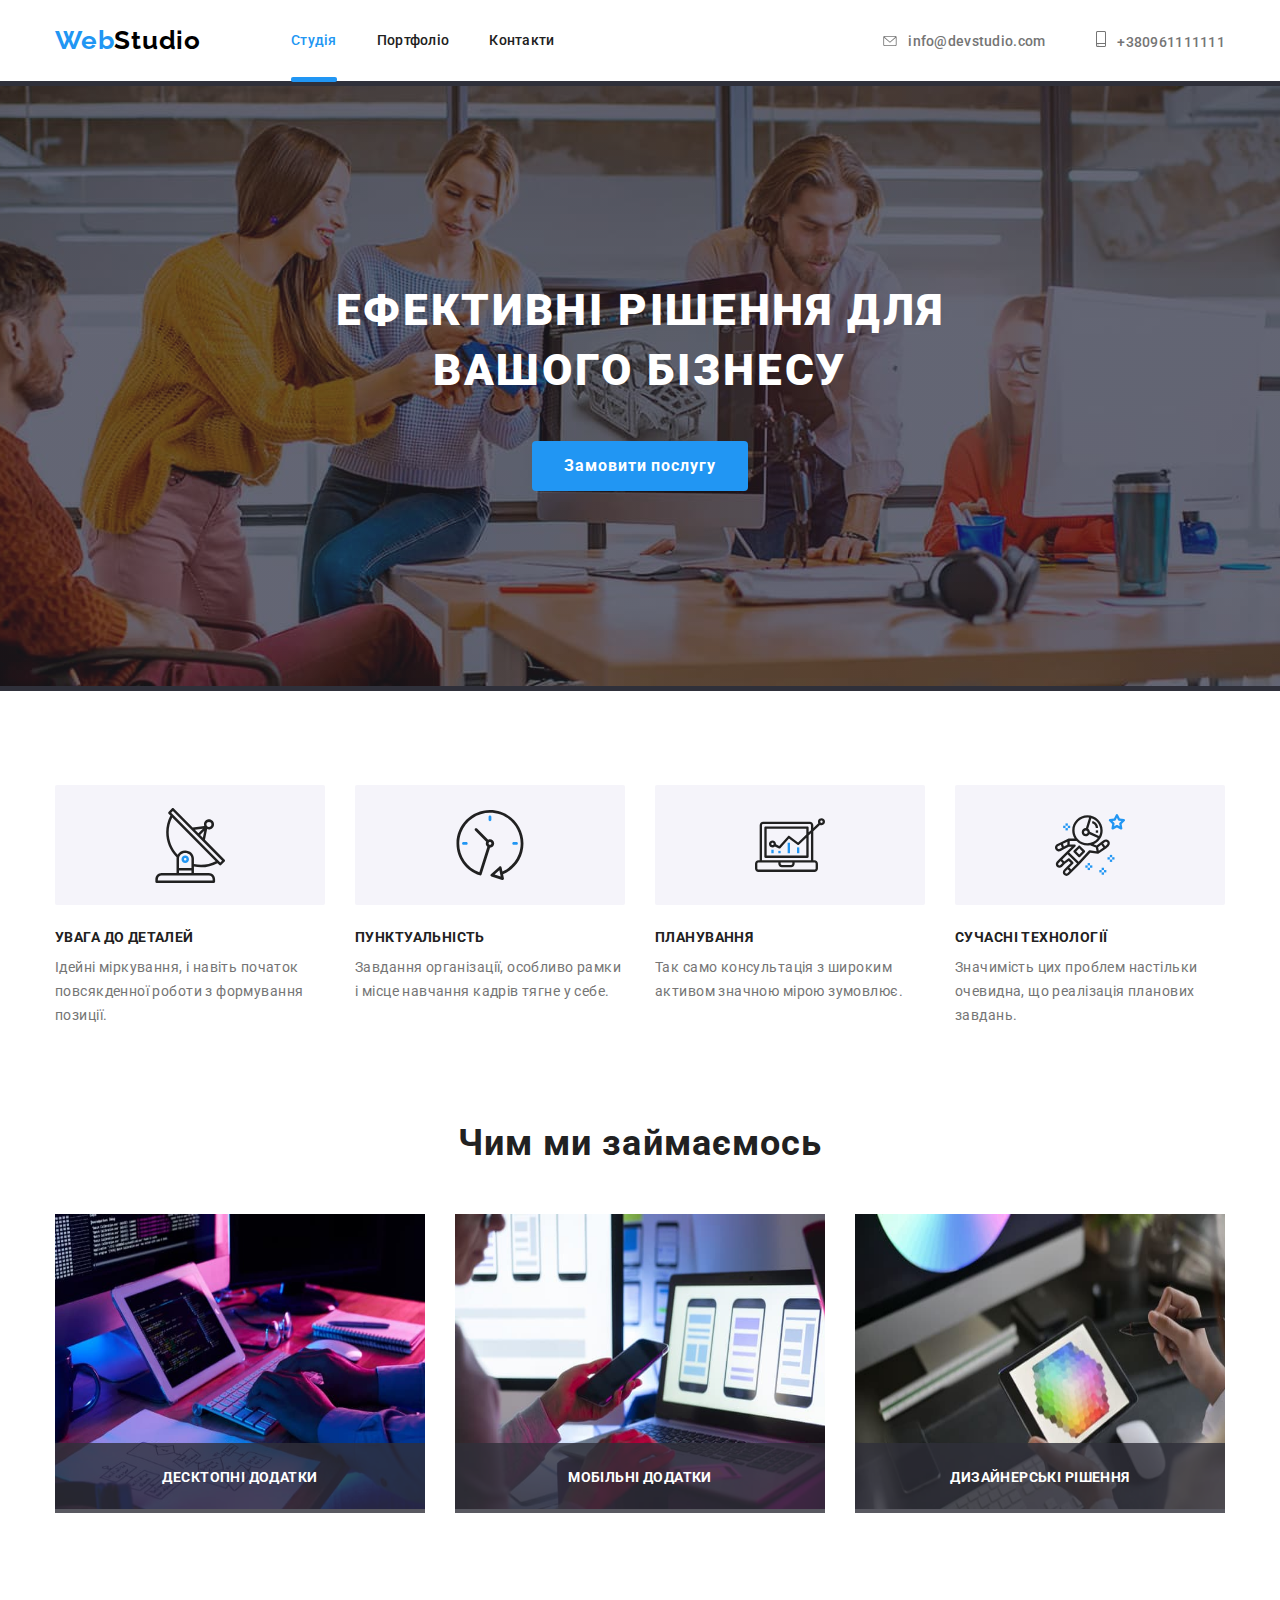
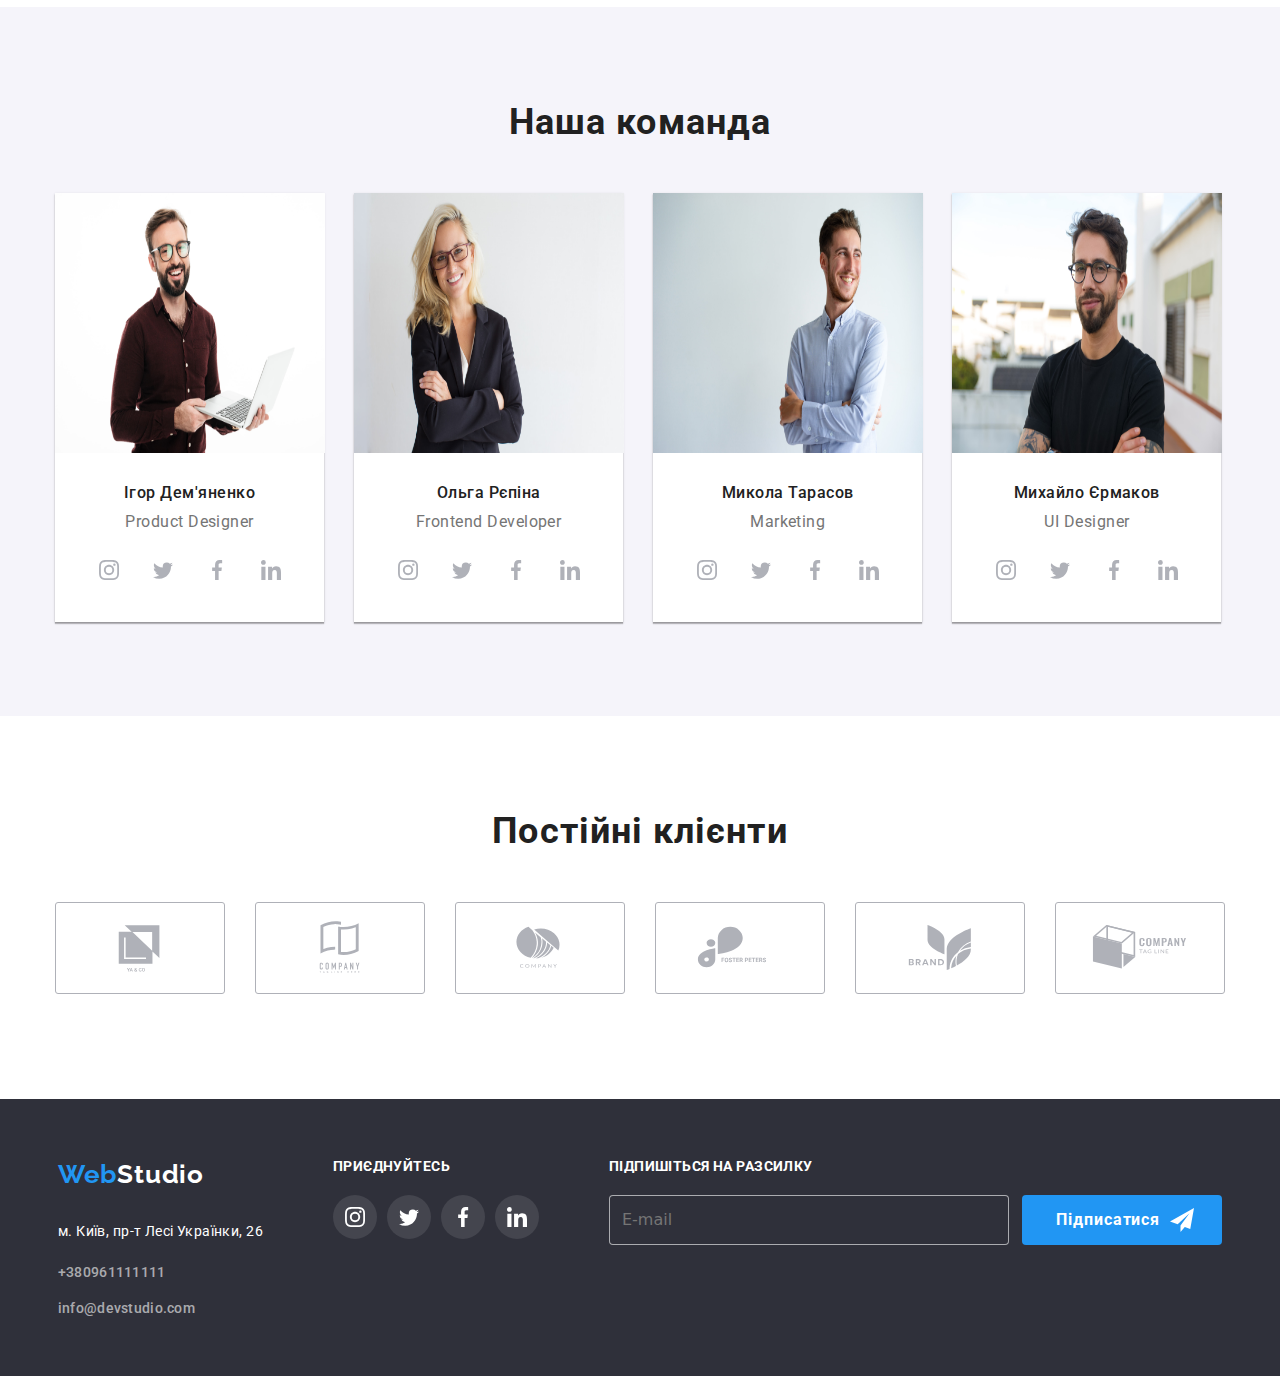
<file: index.html>
<!DOCTYPE html>
<html lang="uk">
<head>
    <meta charset="UTF-8">
    <meta http-equiv="X-UA-Compatible" content="IE=edge">
    <meta name="viewport" content="width=device-width, initial-scale=1.0">
    <link rel="stylesheet" href="./css/styles.css" type="text/css">
    <link href="https://fonts.googleapis.com/css2?family=Raleway:wght@700&display=swap" rel="stylesheet">
    <link href="https://fonts.googleapis.com/css2?family=Roboto:wght@400;500;700;900&display=swap" rel="stylesheet">
    <link rel="stylesheet" href="https://cdnjs.cloudflare.com/ajax/libs/modern-normalize/1.1.0/modern-normalize.min.css">
    <title>Студія</title>
</head>
    <body>
        <header class="page-header">
            <div class="header-content container">
                <a href="./index.html" class="logo"><span class="logo-color">Web</span>Studio</a>
                <nav class="site-nav">
                    <ul class="site-nav-list">
                        <li class="site-nav-list-item"><a href="./index.html" class="site-nav-list-item-link current" >Cтудія</a></li>
                        <li class="site-nav-list-item"><a href="./portfolio.html" class="site-nav-list-item-link">Портфоліо</a></li>
                        <li class="site-nav-list-item"><a href="#" class="site-nav-list-item-link">Контакти</a></li>
                    </ul>
                </nav>
                <div class="contacts">
                    <a href="info@devstudio.com" class="mail">
                        <svg class="mail-icon">
                            <use href="./images/icons.svg#mail"></use>
                        </svg>info@devstudio.com
                    </a>
                    <a href="tel:+380961111111" class="tel">
                        <svg class="tel-icon">
                            <use href="./images/icons.svg#smartphone"></use>
                        </svg>+380961111111
                    </a>
                </div>  
            </div>
         </header>
        <main class="main">
            <section class="main-effect section">
                <div class="container">
                    <h1 class="main-effect-title">ЕФЕКТИВНІ РІШЕННЯ ДЛЯ <br> ВАШОГО БІЗНЕСУ</h1>
                    <button type="button" class="main-effect-button" data-modal-open>Замовити послугу</button>
                </div>
            </section>
            <section class="qualities section">
                <div class="container">
                    <ul class="qualities-list">
                        <li class="qualities-list-item group">
                            <h3 class="qualities-list-item-article">Увага до деталей</h3>
                            <p class="qualities-list-item-article-text">Ідейні міркування, і навіть початок повсякденної роботи з формування позиції.</p>
                        </li>
                        <li class="qualities-list-item clock">
                            <h3 class="qualities-list-item-article">Пунктуальність</h3>
                            <p class="qualities-list-item-article-text">Завдання організації, особливо рамки і місце навчання кадрів тягне у себе.</p>
                        </li>
                        <li class="qualities-list-item diagram">
                            <h3 class="qualities-list-item-article">Планування</h3>                            <p class="qualities-list-item-article-text">Так само консультація з широким активом значною мірою зумовлює.</p>
                        </li>
                        <li class="qualities-list-item astronaut">
                            <h3 class="qualities-list-item-article">Сучасні технології</h3>
                            <p class="qualities-list-item-article-text">Значимість цих проблем настільки очевидна, що реалізація планових завдань.</p>
                        </li>
                    </ul>
                </div>
            </section>
            <section class="employment section">
                <div class="container">
                    <h2 class="employment-headline">Чим ми займаємось</h2>
                    <ul class="employment-list">
                        <li class="employment-list-item">
                            <img src="images/1.jpg" alt="програміст працює за столом" width="370" height="295" class="employment-list-item-image">
                            <p class="employment-list-item-text">десктопні додатки</p>
                        </li>
                        <li class="employment-list-item employment-list-item2">
                            <img src="images/2.jpg" alt="дизайнер розробляє зовнішній виглад додатку на смартфон" width="370" height="295" class="employment-list-item-image">
                            <p class="employment-list-item-text">мобільні додатки</p>
                        </li>
                        <li class="employment-list-item">
                            <img src="images/3.jpg" alt="робота з палітрою кольорів" width="370" height="295" class="employment-list-item-image">
                            <p class="employment-list-item-text">дизайнерські рішення</p>
                        </li>
                    </ul>
                </div>
            </section>
            <section class="team section">
                <div class="container">
                    <h2 class="team-headline">Наша команда</h2>
                    <ul class="team-list">
                        <li class="team-list-item">
                            <img src="images/1team.jpg" alt="Ігор Дем'яненко" width="270" height="260" class="team-list-item-image">
                            <div class="team-list-item-block">
                                <h3 class="team-list-item-headline">Ігор Дем'яненко</h3>
                                <p class="team-list-item-article">Product Designer</p>
                                <ul class="social">
                                    <li class="social-item">
                                        <a href="#" class="social-link">
                                            <svg viewBox="0 0 100 100" width="20px" class="social-icon">
                                                <use href="./images/icons.svg#instagram"></use>
                                            </svg>
                                        </a>
                                    </li>
                                    <li class="social-item">
                                        <a href="#" class="social-link">
                                            <svg viewBox="0 0 100 100" width="20px" class="social-icon">
                                                <use href="./images/icons.svg#twitter"></use>
                                            </svg>
                                        </a>
                                    </li>
                                    <li class="social-item">
                                        <a href="#" class="social-link">
                                            <svg viewBox="0 0 100 100" width="20px" class="social-icon">
                                                <use href="./images/icons.svg#facebook"></use>
                                            </svg>
                                        </a>
                                    </li>
                                    <li class="social-item">
                                        <a href="#" class="social-link">
                                            <svg viewBox="0 0 100 100" width="20px" class="social-icon">
                                                <use href="./images/icons.svg#linkedin"></use>
                                            </svg>
                                        </a>
                                    </li>
                                </ul>
                            </div>
                        </li>
                        <li class="team-list-item">
                            <img src="images/2team.jpg" alt="Ольга Рєпіна" width="270" height="260" class="team-list-item-image">
                            <div class="team-list-item-block">
                                <h3 class="team-list-item-headline">Ольга Рєпіна</h3>
                                <p class="team-list-item-article">Frontend Developer</p>
                                <ul class="social">
                                    <li class="social-item">
                                        <a href="#" class="social-link">
                                            <svg viewBox="0 0 100 100" width="20px" class="social-icon">
                                                <use href="./images/icons.svg#instagram"></use>
                                            </svg>
                                        </a>
                                    </li>
                                    <li class="social-item">
                                        <a href="#" class="social-link">
                                            <svg viewBox="0 0 100 100" width="20px" class="social-icon">
                                                <use href="./images/icons.svg#twitter"></use>
                                            </svg>
                                        </a>
                                    </li>
                                    <li class="social-item">
                                        <a href="#" class="social-link">
                                            <svg viewBox="0 0 100 100" width="20px" class="social-icon">
                                                <use href="./images/icons.svg#facebook"></use>
                                            </svg>
                                        </a>
                                    </li>
                                    <li class="social-item">
                                        <a href="#" class="social-link">
                                            <svg viewBox="0 0 100 100" width="20px" class="social-icon">
                                                <use href="./images/icons.svg#linkedin"></use>
                                            </svg>
                                        </a>
                                    </li>
                                </ul>
                            </div>
                        </li>
                        <li class="team-list-item">
                            <img src="images/3team.jpg" alt="Микола Тарасов" width="270" height="260" class="team-list-item-image">
                            <div class="team-list-item-block"><h3 class="team-list-item-headline">Микола Тарасов</h3>
                                <p class="team-list-item-article">Marketing</p>
                                <ul class="social">
                                    <li class="social-item">
                                        <a href="#" class="social-link">
                                            <svg viewBox="0 0 100 100" width="20px" class="social-icon">
                                                <use href="./images/icons.svg#instagram"></use>
                                            </svg>
                                        </a>
                                    </li>
                                    <li class="social-item">
                                        <a href="#" class="social-link">
                                            <svg viewBox="0 0 100 100" width="20px" class="social-icon">
                                                <use href="./images/icons.svg#twitter"></use>
                                            </svg>
                                        </a>
                                    </li>
                                    <li class="social-item">
                                        <a href="#" class="social-link">
                                            <svg viewBox="0 0 100 100" width="20px" class="social-icon">
                                                <use href="./images/icons.svg#facebook"></use>
                                            </svg>
                                        </a>
                                    </li>
                                    <li class="social-item">
                                        <a href="#" class="social-link">
                                            <svg viewBox="0 0 100 100" width="20px" class="social-icon">
                                                <use href="./images/icons.svg#linkedin"></use>
                                            </svg>
                                        </a>
                                    </li>
                                </ul>
                            </div>
                        </li>
                        <li class="team-list-item">
                            <img src="images/4team.jpg" alt="Михайло Єрмаков" width="270" height="260" class="team-list-item-image">
                            <div class="team-list-item-block">
                                <h3 class="team-list-item-headline">Михайло Єрмаков</h3>
                                <p class="team-list-item-article">UI Designer</p>
                                <ul class="social">
                                    <li class="social-item">
                                        <a href="#" class="social-link">
                                            <svg viewBox="0 0 100 100" width="20px" class="social-icon">
                                                <use href="./images/icons.svg#instagram"></use>
                                            </svg>
                                        </a>
                                    </li>
                                    <li class="social-item">
                                        <a href="#" class="social-link">
                                            <svg viewBox="0 0 100 100" width="20px" class="social-icon">
                                                <use href="./images/icons.svg#twitter"></use>
                                            </svg>
                                        </a>
                                    </li>
                                    <li class="social-item">
                                        <a href="#" class="social-link">
                                            <svg viewBox="0 0 100 100" width="20px" class="social-icon">
                                                <use href="./images/icons.svg#facebook"></use>
                                            </svg>
                                        </a>
                                    </li>
                                    <li class="social-item">
                                        <a href="#" class="social-link">
                                            <svg viewBox="0 0 100 100" width="20px" class="social-icon">
                                                <use href="./images/icons.svg#linkedin"></use>
                                            </svg>
                                        </a>
                                    </li>
                                </ul>
                            </div>
                        </li>
                    </ul>
                </div>
            </section>
            <section class="clients section">
                <div class="container">
                    <h2 class="clients-headline">Постійні клієнти</h2>
                    <ul class="clients-list">
                        <li class="clients-list-item">
                            <a href="#" class="clients-list-item-link">
                                <svg viewBox="0 0 100 100"  width="106" hight="60" class="clients-logo">
                                    <use href="./images/icons.svg#Logo-1"></use>
                                </svg>
                            </a>
                        </li>
                        <li class="clients-list-item">
                            <a href="#" class="clients-list-item-link">
                                <svg viewBox="0 0 100 100"  width="106" hight="60" class="clients-logo">
                                    <use href="./images/icons.svg#Logo-2"></use>
                                </svg>
                            </a>
                        </li>
                        <li class="clients-list-item">
                            <a href="#" class="clients-list-item-link">
                                <svg viewBox="0 0 100 100" width="106" hight="60" class="clients-logo">
                                    <use href="./images/icons.svg#Logo-3"></use>
                                </svg>
                            </a>
                        </li>
                        <li class="clients-list-item">
                            <a href="#" class="clients-list-item-link">
                                <svg viewBox="0 0 100 100"  width="106" hight="60" class="clients-logo">
                                    <use href="./images/icons.svg#Logo-4"></use>
                                </svg>
                            </a>
                        </li>
                        <li class="clients-list-item">
                            <a href="#" class="clients-list-item-link">
                                <svg viewBox="0 0 100 100"  width="106" hight="60" class="clients-logo">
                                    <use href="./images/icons.svg#Logo-5"></use>
                                </svg>
                            </a>
                        </li>
                        <li class="clients-list-item">
                            <a href="#" class="clients-list-item-link">
                                <svg viewBox="0 0 100 100"  width="106" hight="60" class="clients-logo">
                                    <use href="./images/icons.svg#Logo-6"></use>
                                </svg>
                            </a>
                        </li>
                    </ul>
                </div>

            </section>
             
            <!-- модальное окно -->
            <div class="backdrop is-hidden" data-modal>
                <div class="modal">
                    <div class="modal-container">
                        <button type="button" class="modal-close" data-modal-close>
                            <svg  viewBox="0 0 64 64" class="close" width="30px" hight="30px">
                                <use href="./images/icons.svg#close"></use>
                            </svg>
                        </button>
                        <h3 class="modal-headline">Залишайте свої дані, ми вам передзвонимо</h3>
                        <form 
                        action="" 
                        method="post" 
                        name="contact-form" 
                        autocomplete="on">
                            <label class="form-field-label" for="user-name">Ім'я</label>
                            <div class="form-field">
                                <input 
                                    class="form-field-input" 
                                    id="user-name" 
                                    type="text" 
                                    name="user-name"
                                    minlength="3"
                                    maxlength="20"
                                    title="Username must be two words separated by space."
                                    pattern="^[a-zA-Z]+\s[a-zA-Z]+$" 
                                    required>
                                <svg class="form-field-icon" width="18" height="18">
                                    <use href="./images/icons.svg#person"></use>
                                </svg> 
                            </div>
                            <label class="form-field-label" for="user-tel">Телефон</label>
                            <div class="form-field">
                                <input 
                                    class="form-field-input"
                                    id="user-tel"
                                    type="tel" 
                                    name="user-tel" 
                                    required>
                                <svg class="form-field-icon" width="18" height="18">
                                    <use href="./images/icons.svg#phone"></use>
                                </svg> 
                            </div>
                            <label class="form-field-label" for="user-email">Пошта</label>
                            <div class="form-field">
                                <input 
                                class="form-field-input" 
                                id="user-email" 
                                type="email" 
                                name="user-email" 
                                required>
                                <svg class="form-field-icon" width="18" height="18">
                                    <use href="./images/icons.svg#email"></use>
                                </svg> 
                            </div>
                            <label class="form-field-label" for="user-coment">Коментар</label>              
                            <textarea class="form-field-coment" name="user-coment" placeholder="Введіть текст" id="user-coment"></textarea>
                            <label class="modal-form-agreement">
                                <input 
                                    class="modal-form-checkbox visualy-hidden" 
                                    type="checkbox" 
                                    name="modal-form-checkbox">
                                    <span class="modal-form-custom-checkbox">
                                        <svg class="modal-form-checkbox-icon"  width="16" height="15">
                                            <use href="./images/icons.svg#icon-checkbox">
                                            </use>
                                        </svg>
                                    </span>
                                    <span class="modal-form-agreement-desc">
                                    Погоджуюся з розсилкою та приймаю <a class="modal-form-agreement-link" href="#">Умови договору</a>
                                    </span>
                            </label>
                            <button type="submit" class="form-submit main-effect-button">Відправити</button>
                        </form>
                    </div>
                </div>
            </div>
        </main>
        <!-- footer  -->
        <footer class="page-footer">
            <div class="container">
                <div class="page-footer-contacts">
                    <a href="./index.html" class="footer-logo"><span class="logo-color">Web</span>Studio</a>
                    <address class="page-footer-adress">м. Київ, пр-т Лесі Українки, 26</address>
                    <a href="tel:+380961111111" class="tel footer-tel">+380961111111</a>
                    <a href="info@devstudio.com" class="mail footer-mail">info@devstudio.com</a>
                </div>
            
                <div class="footer-socials">
                    <h3 class="footer-headline">
                        Приєднуйтесь
                    </h3>
                    <ul class="footer-social-list">
                        <li class="footer-social-item">
                            <a href="#" class="footer-social-link">
                                <svg viewBox="0 0 100 100" width="20px" class="footer-social-icon">
                                    <use href="./images/icons.svg#instagram"></use>
                                </svg>
                            </a>
                        </li>
                        <li class="footer-social-item">
                            <a href="#" class="footer-social-link">
                                <svg viewBox="0 0 100 100" width="20px" class="footer-social-icon">
                                    <use href="./images/icons.svg#twitter"></use>
                                </svg>
                            </a>
                        </li>
                        <li class="footer-social-item">
                            <a href="#" class="footer-social-link">
                                <svg viewBox="0 0 100 100" width="20px" class="footer-social-icon">
                                    <use href="./images/icons.svg#facebook"></use>
                                </svg>
                            </a>
                        </li>
                        <li class="footer-social-item">
                            <a href="#" class="footer-social-link">
                                <svg viewBox="0 0 100 100" width="20px" class="footer-social-icon">
                                    <use href="./images/icons.svg#linkedin"></use>
                                </svg>
                            </a>
                        </li>
                    </ul>
                </div>
                <div class="footer-subscribe">
                    <h3 class="footer-headline">
                        Підпишіться на разсилку
                    </h3>
                    <div class="footer-subscribe-form">
                        <form action="">
                            <input type="email" class="footer-email" placeholder="E-mail">
                            <button class="main-effect-button email-submit" type="submit">Підписатися
                                <svg viewBox="0 0 24 24" class="footer-email-send">
                                    <use href="./images/icons.svg#icon-send"></use>
                                </svg>
                            </button>
                        </form>
                    </div>
                </div>
            </div>
        </footer>
        <script  src="./js/modal.js"></script>       
    </body>
</html>
</file>
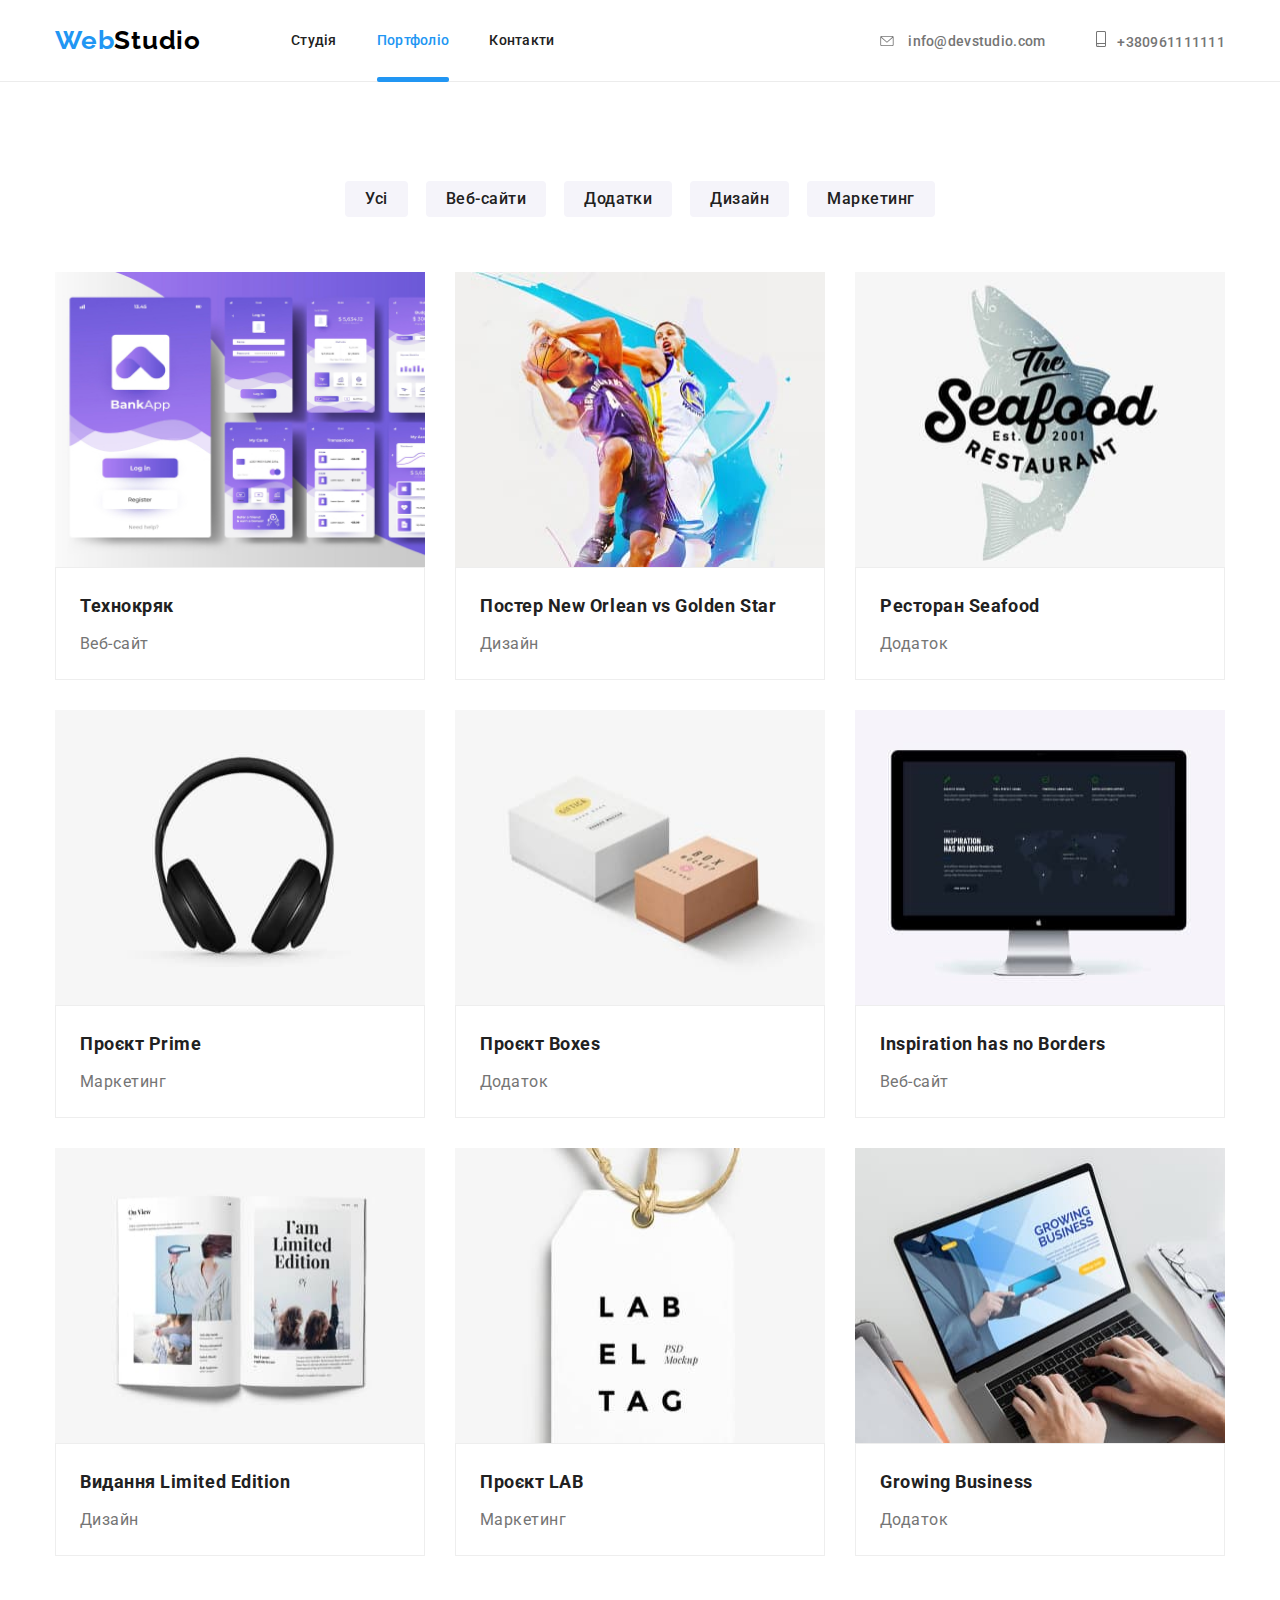
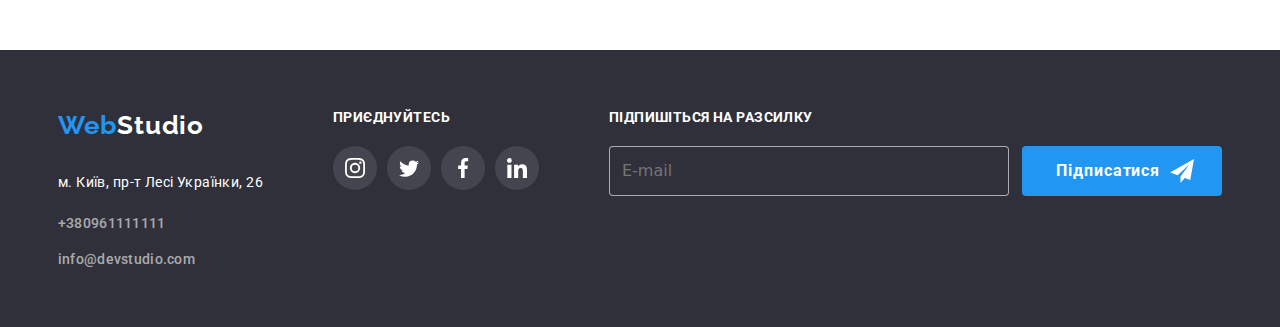
<file: portfolio.html>
<!DOCTYPE html>
<html lang="uk">
<head>
    <meta charset="UTF-8">
    <meta http-equiv="X-UA-Compatible" content="IE=edge">
    <meta name="viewport" content="width=device-width, initial-scale=1.0">
    <link rel="stylesheet" href="./css/styles.css" type="text/css">
    <link href="https://fonts.googleapis.com/css2?family=Raleway:wght@700&display=swap" rel="stylesheet">
    <link href="https://fonts.googleapis.com/css2?family=Roboto:wght@400;500;700;900&display=swap" rel="stylesheet">
    <link rel="stylesheet" href="https://cdnjs.cloudflare.com/ajax/libs/modern-normalize/1.1.0/modern-normalize.min.css">
    <title>Портфоліо</title>
</head>
<body>
    <header class="page-header portfolio-page-header">
        <div class="container">
            <div class="header-content">
                <a href="./index.html" class="logo"><span class="logo-color">Web</span>Studio</a>
                <nav class="site-nav">
                    <ul class="site-nav-list">
                        <li class="site-nav-list-item"><a href="./index.html" class="site-nav-list-item-link" >Cтудія</a></li>
                        <li class="site-nav-list-item"><a href="./portfolio.html" class="site-nav-list-item-link current">Портфоліо</a></li>
                        <li class="site-nav-list-item"><a href="#" class="site-nav-list-item-link">Контакти</a></li>
                    </ul>
                </nav>
                <div class="contacts">
                    <a href="info@devstudio.com" class="mail">
                        <svg class="mail-icon">
                            <use href="./images/icons.svg#mail"></use>
                        </svg>
                        info@devstudio.com</a>
                    <a href="tel:+380961111111" class="tel">
                        <svg class="tel-icon">
                            <use href="./images/icons.svg#smartphone"></use>
                        </svg>+380961111111
                    </a>
                </div>
            </div>
        </div>
    </header>
    <main class="portfolio-main">
        <section class="section">
            <div class="container">
                <ul class="portfolio-list">
                    <li class="portfolio-list-item"><button type="button" class="portfolio-list-item-button">Усі</button></li>
                    <li class="portfolio-list-item"><button type="button" class="portfolio-list-item-button">Веб-сайти</button></li>
                    <li class="portfolio-list-item"><button type="button" class="portfolio-list-item-button">Додатки</button></li>
                    <li class="portfolio-list-item"><button type="button" class="portfolio-list-item-button">Дизайн</button></li>
                    <li class="portfolio-list-item"><button type="button" class="portfolio-list-item-button">Маркетинг</button></li>
                </ul>
                <ul class="portfolio-projects">
                    <li class="portfolio-projects-item">
                        <a href="#" class="portfolio-projects-item-link">
                            <div class="portfolio-thumb">
                                <img class="portfolio-projects-item-image" src="./images/project1.jpg" alt="ноутбук з сайтом" width="370" height="295">
                                <div class="portfolio-projects-item-overlay"><p class="portfolio-projects-item-overlay-text">Ресурс пропонує комплексні пропозиції з різним рівнем функціоналу та сервісів. Все це дозволить відвідувачу отримати вичерпні відомості про компанію чи приватну особу.</p>
                                </div>
                            </div>    
                            <div class="portfolio-projects-item-container">
                                <h3 class="portfolio-projects-item-headline">Технокряк</h3>
                                <p class="portfolio-projects-item-text">Веб-сайт</p>
                            </div>        
                        </a>
                    </li>
                    <li class="portfolio-projects-item">
                        <a href="#" class="portfolio-projects-item-link">
                            <div class="portfolio-thumb">
                                <img class="portfolio-projects-item-image" src="./images/project2.jpg" alt="постер баскетболістів" width="370" height="295">
                                <div class="portfolio-projects-item-overlay"><p class="portfolio-projects-item-overlay-text">Ресурс пропонує комплексні пропозиції з різним рівнем функціоналу та сервісів. Все це дозволить відвідувачу отримати вичерпні відомості про компанію чи приватну особу.</p>
                                </div>
                            </div>    
                            <div class="portfolio-projects-item-container">
                                <h3 class="portfolio-projects-item-headline">Постер New Orlean vs Golden Star</h3>
                                <p class="portfolio-projects-item-text">Дизайн</p>
                            </div>
                        </a>
                    </li>
                    <li class="portfolio-projects-item">
                        <a href="#" class="portfolio-projects-item-link">
                            <div class="portfolio-thumb">
                                <img class="portfolio-projects-item-image" src="./images/project3.jpg" alt="логотип ресторану морської кухні" width="370" height="295">
                                <div class="portfolio-projects-item-overlay"><p class="portfolio-projects-item-overlay-text">Ресурс пропонує комплексні пропозиції з різним рівнем функціоналу та сервісів. Все це дозволить відвідувачу отримати вичерпні відомості про компанію чи приватну особу.</p>
                                </div>
                            </div>    
                        <div class="portfolio-projects-item-container">
                            <h3 class="portfolio-projects-item-headline">Ресторан Seafood</h3>
                            <p class="portfolio-projects-item-text">Додаток</p>
                        </div>
                        </a>
                    </li>
                    <li class="portfolio-projects-item">
                        <a href="#" class="portfolio-projects-item-link">
                            <div class="portfolio-thumb">
                                <img class="portfolio-projects-item-image" src="./images/project4.jpg" alt="навушники" width="370" height="295">
                                <div class="portfolio-projects-item-overlay"><p class="portfolio-projects-item-overlay-text">Ресурс пропонує комплексні пропозиції з різним рівнем функціоналу та сервісів. Все це дозволить відвідувачу отримати вичерпні відомості про компанію чи приватну особу.</p>
                                </div>
                            </div>                            
                        <div class="portfolio-projects-item-container">
                            <h3 class="portfolio-projects-item-headline">Проєкт Prime</h3>
                            <p class="portfolio-projects-item-text">Маркетинг</p>
                        </div>
                        </a>
                    </li>
                    <li class="portfolio-projects-item">
                        <a href="#" class="portfolio-projects-item-link">
                            <div class="portfolio-thumb">
                                <img class="portfolio-projects-item-image" src="./images/project5.jpg" alt="дві коробки" width="370" height="295">
                                <div class="portfolio-projects-item-overlay"><p class="portfolio-projects-item-overlay-text">Ресурс пропонує комплексні пропозиції з різним рівнем функціоналу та сервісів. Все це дозволить відвідувачу отримати вичерпні відомості про компанію чи приватну особу.</p>
                                </div>
                            </div>                            
                        <div class="portfolio-projects-item-container">
                            <h3 class="portfolio-projects-item-headline">Проєкт Boxes</h3>
                            <p class="portfolio-projects-item-text">Додаток</p>
                        </div>
                        </a>
                    </li>
                    <li class="portfolio-projects-item">
                        <a href="#" class="portfolio-projects-item-link">
                            <div class="portfolio-thumb">
                                <img class="portfolio-projects-item-image" src="./images/project6.jpg" alt="монітор" width="370" height="295">
                                <div class="portfolio-projects-item-overlay"><p class="portfolio-projects-item-overlay-text">Ресурс пропонує комплексні пропозиції з різним рівнем функціоналу та сервісів. Все це дозволить відвідувачу отримати вичерпні відомості про компанію чи приватну особу.</p>
                                </div>
                            </div>                            
                        <div class="portfolio-projects-item-container">
                            <h3 class="portfolio-projects-item-headline">Inspiration has no Borders</h3>
                            <p class="portfolio-projects-item-text">Веб-сайт</p>
                        </div>
                        </a>
                    </li>
                    <li class="portfolio-projects-item">
                        <a href="#" class="portfolio-projects-item-link">
                            <div class="portfolio-thumb">
                                <img class="portfolio-projects-item-image" src="./images/project7.jpg" alt="розгорнута книга" width="370" height="295">
                                <div class="portfolio-projects-item-overlay"><p class="portfolio-projects-item-overlay-text">Ресурс пропонує комплексні пропозиції з різним рівнем функціоналу та сервісів. Все це дозволить відвідувачу отримати вичерпні відомості про компанію чи приватну особу.</p>
                                </div>
                            </div>                            
                        <div class="portfolio-projects-item-container">
                            <h3 class="portfolio-projects-item-headline">Видання Limited Edition</h3>
                            <p class="portfolio-projects-item-text">Дизайн</p>
                        </div>
                        </a>
                    </li>
                    <li class="portfolio-projects-item">
                        <a href="#" class="portfolio-projects-item-link">
                            <div class="portfolio-thumb">
                                <img class="portfolio-projects-item-image" src="./images/project8.jpg" alt="бірка" width="370" height="295">
                                <div class="portfolio-projects-item-overlay"><p class="portfolio-projects-item-overlay-text">Ресурс пропонує комплексні пропозиції з різним рівнем функціоналу та сервісів. Все це дозволить відвідувачу отримати вичерпні відомості про компанію чи приватну особу.</p>
                                </div>
                            </div>                            
                        <div class="portfolio-projects-item-container">
                            <h3 class="portfolio-projects-item-headline">Проєкт LAB</h3>
                            <p class="portfolio-projects-item-text">Маркетинг</p>
                        </div>
                        </a>
                    </li>
                    <li class="portfolio-projects-item">
                        <a href="#" class="portfolio-projects-item-link">
                            <div class="portfolio-thumb">
                                <img class="portfolio-projects-item-image" src="./images/project9.jpg" alt="руки на клавіатурі ноутбука" width="370" height="295">
                                <div class="portfolio-projects-item-overlay"><p class="portfolio-projects-item-overlay-text">Ресурс пропонує комплексні пропозиції з різним рівнем функціоналу та сервісів. Все це дозволить відвідувачу отримати вичерпні відомості про компанію чи приватну особу.</p>
                                </div>
                            </div>                            
                        <div class="portfolio-projects-item-container">
                            <h3 class="portfolio-projects-item-headline">Growing Business</h3>
                            <p class="portfolio-projects-item-text">Додаток</p>
                        </div>
                        </a>
                    </li>
                </ul>
            </div>
        </section>
     </main>
     <footer class="page-footer">
        <div class="container">
            <div class="page-footer-contacts">
                <a href="./index.html" class="footer-logo"><span class="logo-color">Web</span>Studio</a>
                <address class="page-footer-adress">м. Київ, пр-т Лесі Українки, 26</address>
                <a href="tel:+380961111111" class="tel footer-tel">+380961111111</a>
                <a href="info@devstudio.com" class="mail footer-mail">info@devstudio.com</a>
            </div>
        
            <div class="footer-socials">
                <h3 class="footer-headline">
                    Приєднуйтесь
                </h3>
                <ul class="footer-social-list">
                    <li class="footer-social-item">
                        <a href="#" class="footer-social-link">
                            <svg viewBox="0 0 100 100" width="20px" class="footer-social-icon">
                                <use href="./images/icons.svg#instagram"></use>
                            </svg>
                        </a>
                    </li>
                    <li class="footer-social-item">
                        <a href="#" class="footer-social-link">
                            <svg viewBox="0 0 100 100" width="20px" class="footer-social-icon">
                                <use href="./images/icons.svg#twitter"></use>
                            </svg>
                        </a>
                    </li>
                    <li class="footer-social-item">
                        <a href="#" class="footer-social-link">
                            <svg viewBox="0 0 100 100" width="20px" class="footer-social-icon">
                                <use href="./images/icons.svg#facebook"></use>
                            </svg>
                        </a>
                    </li>
                    <li class="footer-social-item">
                        <a href="#" class="footer-social-link">
                            <svg viewBox="0 0 100 100" width="20px" class="footer-social-icon">
                                <use href="./images/icons.svg#linkedin"></use>
                            </svg>
                        </a>
                    </li>
                </ul>
            </div>
            <div class="footer-subscribe">
                <h3 class="footer-headline">
                    Підпишіться на разсилку
                </h3>
                <div class="footer-subscribe-form">
                    <form action="">
                        <input type="email" class="footer-email" placeholder="E-mail">
                        <button class="main-effect-button email-submit" type="submit">Підписатися
                            <svg viewBox="0 0 24 24" class="footer-email-send">
                                <use href="./images/icons.svg#icon-send"></use>
                            </svg>
                        </button>
                    </form>
                </div>
            </div>
        </div>
    </footer>
</body>
</html>
</file>
<file: css/styles.css>
h1,h2,h3,h4,h5,h6,p,ul{
    margin:0;
    padding:0;
}

*,
*::before,
*::after {
  box-sizing: border-box;
}

body {
    font-family: 'Roboto';
    --headline-color: #212121;
    --article-color: #757575;
    --brand-color: #2196F3;
    margin: 0px;
}

/* шапка */
.page-header {
    background-color: #ffffff;
    width: 100%;
    padding-top: 25px;
    padding-bottom: 25px;
}

.container {
    max-width: 1200px;
    margin: 0 auto;
    padding: 0 15px;
}

.section {
    padding: 94px 0;
}

.header-content {
    display: flex;
    align-items: center;
    align-content: center;
    justify-content: flex-start;
}

.logo {
    font-family: 'Raleway';
    font-weight: 700;
    font-size: 26px;
    line-height: 1.2;
    letter-spacing: 0.03em;
    text-decoration: none;
    color : #000000;
    display: inline-block;
    padding: 0px;
    margin-right: 90px;
}

.logo-color {
    color: var(--brand-color);
}

.site-nav-list {
    list-style: none;
    display: flex;
    
}

.site-nav-list-item {
    margin-right: 40px;
    position: relative;
    
}

.site-nav-list-item-link {
    text-decoration: none;
    color: var(--headline-color);
    font-family: 'Roboto';
    font-weight: 500;
    font-size: 14px;
    line-height: 1.15;
    letter-spacing: 0.02em;
    padding: 15px 0;
    transition: color 250ms cubic-bezier(0.4, 0, 0.2, 1);
}

.site-nav-list-item-link:hover, .site-nav-list-item-link:focus {
    color: var(--brand-color);
}

.site-nav-list-item-link.current {
    color: var(--brand-color);
}

.site-nav-list-item-link.current::after {
    content: '';
    display: block;
    position: absolute;
    bottom: -32px;
    left: 0;
    width: 100%;
    height: 5px;
    background-color: var(--brand-color);
    border-radius: 2px;
}


.contacts {
    display: flex;
    margin-left: auto;
    align-items: center;
    align-content: center;
}

.tel {
    font-family: 'Roboto';
    font-weight: 500;
    font-size: 14px;
    line-height: 1.15;
    letter-spacing: 0.02em;
    color: var(--article-color);
    text-decoration: none;
    transition: color 250ms cubic-bezier(0.4, 0, 0.2, 1);
}

.tel-icon {
    width: 12px;
    height: 16px;
    margin-right: 10px;
    fill: currentColor;
}

.mail {
    font-family: 'Roboto';
    font-weight: 500;
    font-size: 14px;
    line-height: 1.15;
    letter-spacing: 0.02em;
    text-decoration: none;
    color: var(--article-color);
    margin-right: 50px;
    transition: color 250ms cubic-bezier(0.4, 0, 0.2, 1);
}

.mail-icon {
    width: 16px;
    height: 10px;
    margin-right: 10px;
    fill: currentColor;
}

.mail:hover, .mail:focus {
    color: var(--brand-color);
}

.tel:hover, .tel:focus {
    color: var(--brand-color);
}


/* друга секція */
.main {
    width: 100%;
}

.main-effect {
    background-color: #2F303A;
    width: 100%;
    text-align: center;
    background-image: linear-gradient(to right, rgba(47, 48, 58, 0.4), rgba(47, 48, 58, 0.4)),
    url('../images/background (1).jpg');
    background-size: 1600px cover;
    background-repeat: no-repeat;
    background-position: center;    
}

.main-effect .container {
    display: flex;
    flex-wrap: wrap;
    align-items: center;
    justify-content: center;
    flex-direction: column;

}

.main .main-effect {
    padding: 200px 0;
    min-height: 600px;
}

.main-effect-title {
    font-family: 'Roboto';
    font-weight: 900;
    font-size: 44px;
    line-height: 1.36;
    letter-spacing: 0.06em;
    color: #ffffff;
    margin-bottom: 40px;
    text-transform: uppercase;
}

.main-effect-button {
    font-family: 'Roboto';
    font-weight: 700;
    font-size: 16px;
    line-height: 1.87;
    letter-spacing: 0.06em;
    min-width: 170px;
    height: 50px;
    color: #ffffff;
    background-color: var(--brand-color);
    border: none;
    border-radius: 4px;
    cursor: pointer;
    padding: 10px 32px;
}


/* третя секція */
.qualities-list {
    list-style: none;
    display: flex;
}

.qualities-list-item {
    width: 270px;    
}

.qualities-list-item::before {
    display: inline-flex;
    content: '';
    width: 100%;
    height: 120px;
    background-color: #f5f4fa;
    border-radius: 2px;
}

.group::before {
    background-image: url(../images/SVG/Group.svg);
    background-size: 70px;
    background-repeat: no-repeat;
    background-position: center;
}

.clock::before {
    background-image: url(../images/SVG/clock.svg);
    background-size: 70px;
    background-repeat: no-repeat;
    background-position: center;
}

.diagram::before {
    background-image: url(../images/SVG/diagram.svg);
    background-size: 70px;
    background-repeat: no-repeat;
    background-position: center;
}

.astronaut::before {
    background-image: url(../images/SVG/astronaut.svg);
    background-size: 70px;
    background-repeat: no-repeat;
    background-position: center;
}

.qualities-list .qualities-list-item:not(:last-child) {
    margin-right: 30px;
}

.qualities-list-item-article {
    color: var(--headline-color);
    font-family: 'Roboto';
    font-weight: 700;
    font-size: 14px;
    line-height: 1.2;
    letter-spacing: 0.03em;
    display: inline-block;
    margin-bottom: 10px;
    margin-top: 20px;
    text-transform: uppercase;
}

.qualities-list-item-article-text {
    color: var(--article-color);
    font-family: 'Roboto';
    font-size: 14px;
    line-height: 1.71;
    letter-spacing: 0.03em;
}


/* четверта секція */

.employment {
    text-align: center;
    padding-top: 0;
}

.employment-headline {
    color: var(--headline-color);
    font-family: 'Roboto';
    font-weight: 700;
    font-size: 36px;
    line-height: 1.17;
    letter-spacing: 0.03em;
    display: inline-block;
    margin-bottom: 50px;
}

.employment-list {
    list-style: none;
    display: flex;
    flex-wrap: wrap;
    flex-basis: calc(100%-60px);
}

.employment-list-item {
    position: relative;
}

.employment-list-item:not(:last-child) {
    margin-right: 30px;
}

.employment-list-item-text {
    display: flex;
    justify-content: center;
    width: 370px;
    height: 70px;
    padding: 27px 0;
    position: absolute;
    bottom: 0;
    left: 0;
    right: 0;
    font-family: 'Roboto';
    font-style: normal;
    font-weight: 700;
    font-size: 14px;
    line-height: 1.14;
    text-align: center;
    letter-spacing: 0.03em;
    text-transform: uppercase;
    color: #FFFFFF;
    background: rgba(47, 48, 58, 0.8);
}



/* п'ята секція */
.team {
    width: 100%;
    background-color: #f5f4fa;
}

.team-headline {
    color: var(--headline-color);
    font-family: 'Roboto';
    font-weight: 700;
    font-size: 36px;
    line-height: 1.17;
    letter-spacing: 0.03em;
    margin-bottom: 50px;
    text-align: center;
}

.team-list {
    list-style: none;
    display: flex;
    flex-wrap: wrap;
    flex-basis: calc((100%-30px)/4);
    gap: 30px;
}

.team-list-item {
    background-color: #ffffff;
    box-shadow: 0px 1px 3px rgba(0, 0, 0, 0.12), 0px 1px 1px rgba(0, 0, 0, 0.14), 0px 2px 1px rgba(0, 0, 0, 0.2);
    width: 23%;
}

.team-list-item-headline {
    color: var(--headline-color);
    font-family: 'Roboto';
    font-weight: 500;
    font-size: 16px;
    line-height: 1.19;
    letter-spacing: 0.03em;
    margin-bottom: 10px;
}

.team-list-item-block {
    display: flex;
    justify-content: center;
    align-items: center;
    flex-direction: column;
    padding: 30px 0;
}

.team-list-item-article {
    color: var(--article-color);
    font-family: 'Roboto';    
    font-size: 16px;
    line-height: 1.19;
    letter-spacing: 0.03em;
}

.team-list-item-image {
    display: block;
    width: 270px;
}

.social {
    display: flex;
    list-style: none;
    margin-top: 16px;
}

.social-item:not(:last-child) {
    margin-right: 10px;
}

.social-link {
    display: flex;
    align-items: center;
    justify-content: center;
    width: 44px;
    height: 44px;
    background-color: #ffffff;
    border-radius: 50%;
    transition: background-color 250ms cubic-bezier(0.4, 0, 0.2, 1);
}

.social-link svg {
    transition: fill 250ms cubic-bezier(0.4, 0, 0.2, 1);
}

.social-link:hover svg,
.social-link:focus svg {
    fill: #ffffff;
}

.social-link:hover,
.social-link:focus {
    background-color: var(--brand-color);
}


.social-icon {
    fill: #AFB1B8;
}

/* шоста секція */

.clients-headline {
    color: var(--headline-color);
    font-family: 'Roboto';
    font-weight: 700;
    font-size: 36px;
    line-height: 1.17;
    letter-spacing: 0.03em;
    margin-bottom: 50px;
    text-align: center;
}

.clients-list {
    display: inline-flex;
    list-style: none;
    flex-wrap: wrap;
    flex-basis: calc((100%-30px)/6);
    gap: 30px;

}

.clients-list-item {
    display: flex;

}

.clients-list-item-link {
    display: flex;
    justify-content: center; 
    align-items: center;
    width: 170px;
    height: 92px;
    border: 1px solid #AFB1B8;
    border-radius: 3px;
}

.clients-logo { 
    display: flex;
    fill: #AFB1B8;
}

.clients-list-item-link svg {
    transition: fill 250ms cubic-bezier(0.4, 0, 0.2, 1);
}

.clients-list-item-link:hover svg,
.clients-list-item-link:focus svg {
    fill: var(--brand-color);
}

.clients-list-item-link:hover,
.clients-list-item-link:focus {
    border: 1px solid var(--brand-color);
}

/* модалка */
.backdrop {
    position: fixed;
    width: 100%;
    height: 100%;
    top: 0;
    left: 0;
    background-color: rgba(0, 0, 0, 0.2);
    opacity: 1;
    transition: opacity 500ms cubic-bezier(0.4, 0, 0.2, 1);
} 

.backdrop.is-hidden {
    opacity: 0;
    pointer-events: none;

}

.backdrop.is-hidden .modal {
    transform: scale(0.8) translate(-50%, -50%);
}

.modal {
    position: absolute;
    top: 50%;
    left: 50%;
    transform: translate(-50%, -50%) scale(1);
}

.modal-container {
    position: relative;
    width: 100%;
    height: 100%;
    max-width: 530px;
    max-height: 585px;
    background-color: #ffffff;
    box-shadow: 0px 1px 3px rgba(0, 0, 0, 0.12), 0px 1px 1px rgba(0, 0, 0, 0.14), 0px 2px 1px rgba(0, 0, 0, 0.2);
    border-radius: 4px;
    transition: transform 500ms cubic-bezier(0.4, 0, 0.2, 1);
    /* overflow-y: auto; */
    padding: 40px;
    margin: 20px; 

}

.modal-close {
    display: flex;
    align-items: center;
    justify-content: center;
    position: absolute;
    right: 8px;
    top: 8px;
    width: 30px;
    height: 30px;
    border-radius: 50%;
    background-color: #FFFFFF;
    border: 1px solid rgba(0, 0, 0, 0.1);
}

.modal-close svg {
    fill: #000000;
}

.modal-close:hover, 
.modal-close:focus {
    background-color: var(--brand-color);
}

.modal-close:hover svg, 
.modal-close:focus svg{
    fill: #ffffff;
}


/* Форма */
.modal-headline {
    display: flex; 
    align-items: center;
    justify-content: center;
    margin-bottom: 12px;
}

.form-field {
    position: relative; 
    margin-bottom: 10px;   
}

.form-field-label {
    margin-bottom: 8px;
    color: var(--article-color);
    font-size: 14px;
    line-height: 1.17;
    
}

.form-field-input {
    border: 1px solid rgba(33, 33, 33, 0.2);
    border-radius: 4px;
    outline: none;
    width: 100%;
    height: 40px;
    padding-left: 38px;
    padding-right: 12px;


}

.form-field-input:focus {
    border-color: var(--brand-color);
} 

.form-field-input:focus + .form-field-icon {
    fill: var(--brand-color);
}
.form-field-icon {
    position: absolute;
    top: 50%;
    left: 12px;
    transform: translateY(-50%);
} 

.form-field-coment {
    width: 100%;
    height: 120px;
    border: 1px solid rgba(33, 33, 33, 0.2);
    border-radius: 4px;
    outline: none;
    padding: 8px 12px;
    margin-bottom: 20px;
    resize: none;
}

.form-field-coment:focus {
    border-color: var(--brand-color);
} 

.form-field-coment::placeholder {
    font-size: 14px;
    line-height: 1.33;  
}

.form-submit {
    display: block;
    margin: 30px auto;
}

/* checkbox */
.modal-form-agreement{
    display: flex;
    align-items: center;
    justify-content: center;
    margin-bottom: 30px;
    gap: 7px;
}

.modal-form-checkbox:checked + 
.modal-form-custom-checkbox {
    border: 2px solid #2196F3;
    border-radius: 2px;
    background: #2196F3;
}

.modal-form-checkbox:checked + 
.modal-form-custom-checkbox > 
.modal-form-checkbox-icon {
    opacity: 1;
}

.modal-form-custom-checkbox {
    display: flex;
    align-items: center;
    justify-content: center;
    width: 16px;
    height: 15px;
    border: 2px solid #212121;
    border-radius: 2px;
    background: #ffffff;
}

.modal-form-checkbox-icon {
    opacity: 0;
}

.modal-form-agreement-desc {
    color: #757575;
    font-family: Roboto;
    font-size: 14px;
    font-style: normal;
    font-weight: 400;
    line-height: 24px;
    letter-spacing: 0.42px;
    user-select: none;
    -moz-user-select: none;
    -khtml-user-select: none;
}

.modal-form-agreement-link {
    color: #2196F3;
}

.visualy-hidden {
    position: absolute;
    white-space: nowrap;
    width: 1px;
    height: 1px;
    overflow: hidden;
    border: 0;
    padding: 0;
    clip: rect(0 0 0 0);
    clip-path: inset(50%);
    margin: -1px;
}


/* футер */
.page-footer {
    display: flex;
    background-color: #2f303a;
    width: 100%;
    min-height: 250px;
}

.page-footer .container {
    padding: 60px 15px;
    display: flex;
}

.page-footer-contacts {
    display: flex;
    flex-direction: column;
    gap: 10px;
}

.footer-logo {
    color: #ffffff;
    font-family: 'Raleway';
    font-weight: 700;
    font-size: 26px;
    line-height: 1.2;
    letter-spacing: 0.03em;
    text-decoration: none;
    display: inline-block;
    margin-bottom: 20px;
}

.page-footer-adress {
    color: #ffffff;
    display: inline-block;
    margin-bottom: 10px;
    font-family: 'Roboto';
    font-style: normal;
    font-weight: 400;
    font-size: 14px;
    line-height: 1.71;
    letter-spacing: 0.03em;
}

.footer-tel {
    display: inline-block;
    margin-bottom: 10px;
}

.footer-tel, .footer-mail {
    color: rgba(255, 255, 255, 0.6);
    margin-right: 0;
}

.footer-socials {
    display: flex;
    flex-direction: column;
    margin-left: 70px;
}

.footer-headline {
    color: #ffffff;
    font-family: 'Roboto';
    font-style: normal;
    font-weight: 700;
    font-size: 14px;
    line-height: 1.14;
    letter-spacing: 0.03em;
    text-transform: uppercase;
}
.footer-social-list {
    display: flex;
    list-style: none;
    margin-top: 20px;
}

.footer-social-item:not(:last-child) {
    margin-right: 10px;
}

.footer-social-link {
    display: flex;
    align-items: center;
    justify-content: center;
    width: 44px;
    height: 44px;
    background-color: rgba(255, 255, 255, 0.1);
    border-radius: 50%;
    transition: background-color 250ms cubic-bezier(0.4, 0, 0.2, 1);
}
.footer-social-link svg {
    transition: fill 250ms cubic-bezier(0.4, 0, 0.2, 1);
}

.footer-social-link:hover svg {
    fill: #ffffff;
}

.footer-social-link:hover,
.footer-social-link:focus {
    background-color: var(--brand-color);
}


.footer-social-icon {
    fill: #ffffff;
}

.footer-subscribe {
    display: flex;
    flex-direction: column;
    margin-left: 70px;
}

.footer-subscribe-form {
    display: flex;
    margin-top: 20px;
    width: 100%;
}

.footer-email {
    border: 1px solid rgba(255, 255, 255, 0.6);;
    border-radius: 4px;
    background-color: #2F303A;
    outline: none;
    width: 400px;
    height: 50px;
    padding-left: 12px;
    padding-right: 12px;
}

.footer-email:focus {
    background-color: #ffffff;
}

.email-submit {
    position: relative;
    width: 200px;
    height: 50px;
    padding: 10px 42px 10px 14px;
    margin-left: 8px;
}

.footer-email-send {
    position: absolute;
    right: 28px;
    top: 50%;
    transform: translateY(-50%);
    width: 24px;
    height: inherit;
}






/* Портфоліо */

.portfolio-page-header {
    border-bottom: 1px solid #ececec;
}

.portfolio-main {
    width: 100%;
}

.portfolio-list {
   list-style: none;
   display: flex;
   justify-content: center;
   gap: 8px;
   margin-bottom: 50px;
}

.portfolio-list-item-button {
    color: var(--headline-color);
    background-color: #f5f4fa;
    border-radius: 4px;
    border: none;
    font-family: 'Roboto';
    font-weight: 500;
    font-size: 16px;
    line-height: 1.62;
    letter-spacing: 0.03em;
    padding: 5px 20px;
    margin: 5px;
    cursor: pointer;
    transition: background-color 250ms cubic-bezier(0.4, 0, 0.2, 1);
   }

.portfolio-list-item-button:hover,
.portfolio-list-item-button:focus {
    background-color: var(--brand-color);
    color: #ffffff;
    cursor: pointer;
    box-shadow: 0px 3px 1px rgba(0, 0, 0, 0.1), 0px 1px 2px rgba(0, 0, 0, 0.08), 0px 2px 2px rgba(0, 0, 0, 0.12);
}   

.portfolio-projects {
    list-style: none;
    display: flex;
    flex-wrap: wrap;
    flex-basis: calc((100%-60px)/3);
    gap: 30px;
    padding: 0;
}

.portfolio-projects-item-container{
    border: 1px solid #eeeeee;
    padding: 20px 24px;
}



.portfolio-projects-item {
    display: flex;
    box-sizing: border-box;
    flex-direction: column;
    max-width: 370px;
   
}

.portfolio-projects-item:hover,
.portfolio-projects-item:focus {
    box-shadow: 0px 1px 1px rgba(0, 0, 0, 0.12), 0px 4px 4px rgba(0, 0, 0, 0.06), 1px 4px 6px rgba(0, 0, 0, 0.16);
}

.portfolio-projects-item-image {
    margin-bottom: 0;
    display: block;
}

.portfolio-projects-item-headline {
    color: var(--headline-color);
    font-family: 'Roboto';
    font-weight: 700;
    font-size: 18px;
    line-height: 2;
    letter-spacing: 0.03em;
    margin-bottom: 5px;
}

.portfolio-projects-item-link {
    display: block;
    text-decoration: none;
}

.portfolio-projects-item-text {
    font-family: 'Roboto';
    font-size: 16px;
    line-height: 1.87;
    letter-spacing: 0.03em;
    color: var(--article-color);
    display: inline-block;
}

.portfolio-thumb {
    position: relative;
    overflow: hidden;
}

.portfolio-projects-item-overlay {
    position: absolute;
    top: 0;
    left: 0;
    width: 100%;
    height: 100%;
    transform: translateY(100%);
    background: rgba(33, 150, 243, 0.9);
    
    transition-property: transform;
    transition-duration: 250ms;
    transition-timing-function: cubic-bezier(0.4, 0, 0.2, 1);

    padding: 63px 24px;
}

.portfolio-projects-item:hover .portfolio-projects-item-overlay  {
    transform: translateY(0);
}

.portfolio-projects-item-overlay-text {
    font-family: 'Roboto';
    font-style: normal;
    font-weight: 400;
    font-size: 18px;
    line-height: 1.55;
    letter-spacing: 0.03em;
    color: #FFFFFF;
}
</file>
